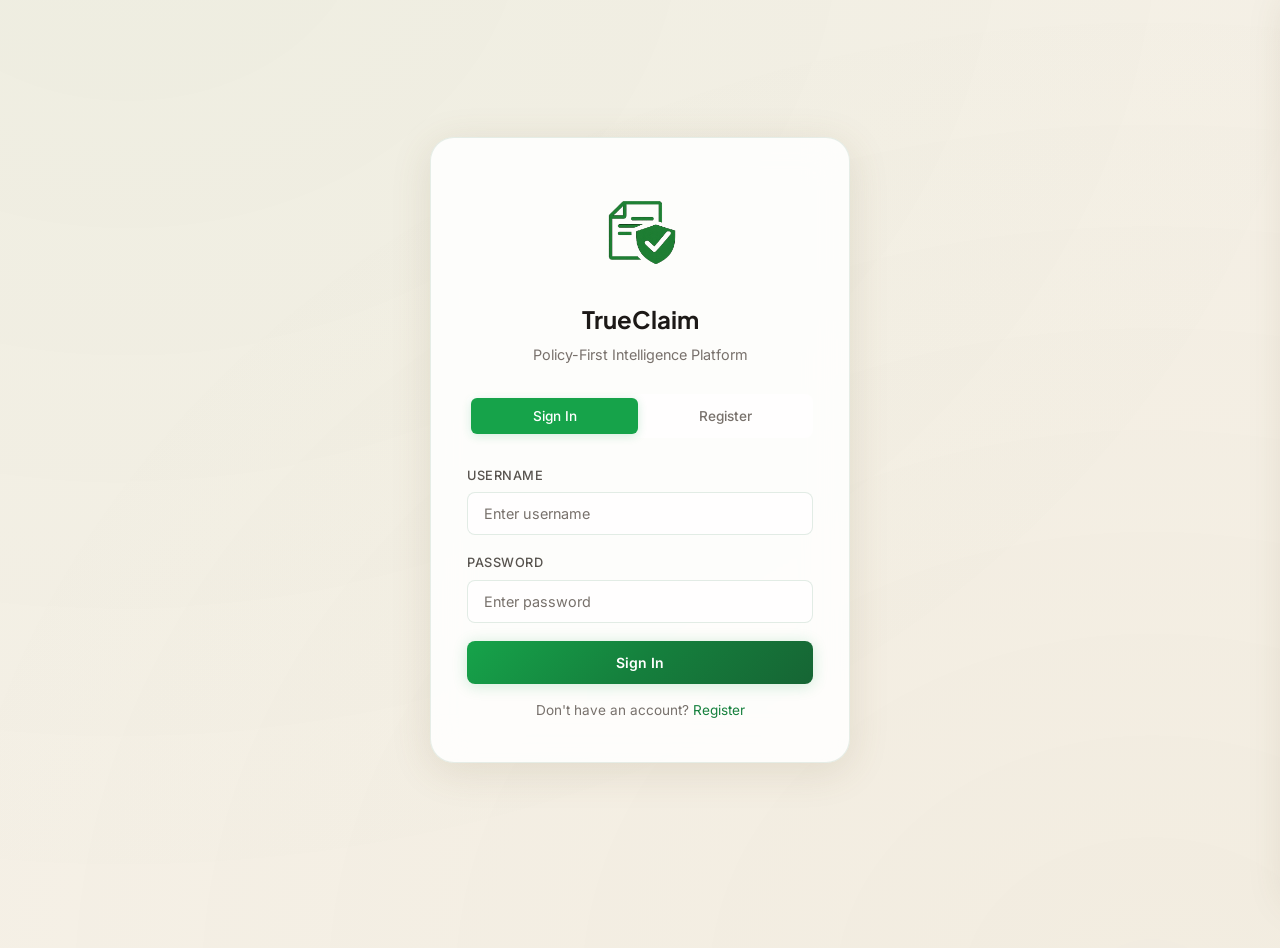
<file: frontend/index.html>
<!DOCTYPE html>
<html lang="en">

<head>
    <meta charset="UTF-8">
    <meta name="viewport" content="width=device-width, initial-scale=1.0">
    <meta name="description"
        content="Policy-First Expense Auditor — AI-powered expense claim management with automated policy compliance checking.">
    <title>TrueClaim — Policy-First Intelligence</title>
    <link rel="stylesheet" href="style.css">
    <link rel="icon" href="logo/TrueClaim_logo_1.png">
</head>

<body>

    <!-- ══════════════ HEADER ══════════════ -->
    <header class="app-header" id="appHeader" style="display:none;">
        <div class="logo" onclick="navigate(currentUser?.role === 'company' ? 'dashboard' : 'employee')">
            <img src="logo/TrueClaim_logo_1.png" alt="Logo" style="height: 75px;">
            <span>TrueClaim</span>
        </div>

        <nav>
            <ul class="nav-links" id="navLinks"></ul>
        </nav>

        <div class="header-actions">
            <div class="user-badge" id="userBadge">
                <div class="avatar" id="userAvatar"></div>
                <span id="userName"></span>
                <span class="role-tag" id="userRole"></span>
            </div>
            <button class="notif-bell" id="notifBell" onclick="toggleNotifPanel()">
                <svg width="20" height="20" viewBox="0 0 24 24" fill="none" stroke="currentColor" stroke-width="2"
                    stroke-linecap="round" stroke-linejoin="round">
                    <path d="M18 8A6 6 0 0 0 6 8c0 7-3 9-3 9h18s-3-2-3-9"></path>
                    <path d="M13.73 21a2 2 0 0 1-3.46 0"></path>
                </svg>
                <span class="notif-badge" id="notifBadge"></span>
            </button>
            <button class="btn-logout" onclick="logout()">Logout</button>
        </div>
    </header>

    <!-- ══════════════ MAIN CONTENT ══════════════ -->
    <main class="main-content" id="mainContent"></main>

    <!-- ══════════════ NOTIFICATION PANEL ══════════════ -->
    <div class="notif-overlay" id="notifOverlay" onclick="toggleNotifPanel()"></div>
    <aside class="notif-panel" id="notifPanel">
        <div class="notif-panel-header">
            <h3>Notifications</h3>
            <div style="display:flex; gap:8px; align-items:center;">
                <button class="link-text" onclick="markAllRead()">Mark all read</button>
                <button class="notif-panel-close" onclick="toggleNotifPanel()">✕</button>
            </div>
        </div>
        <div class="notif-list" id="notifList"></div>
    </aside>

    <!-- ══════════════ TOAST CONTAINER ══════════════ -->
    <div class="toast-container" id="toastContainer"></div>

    <script src="script.js"></script>
</body>

</html>
</file>
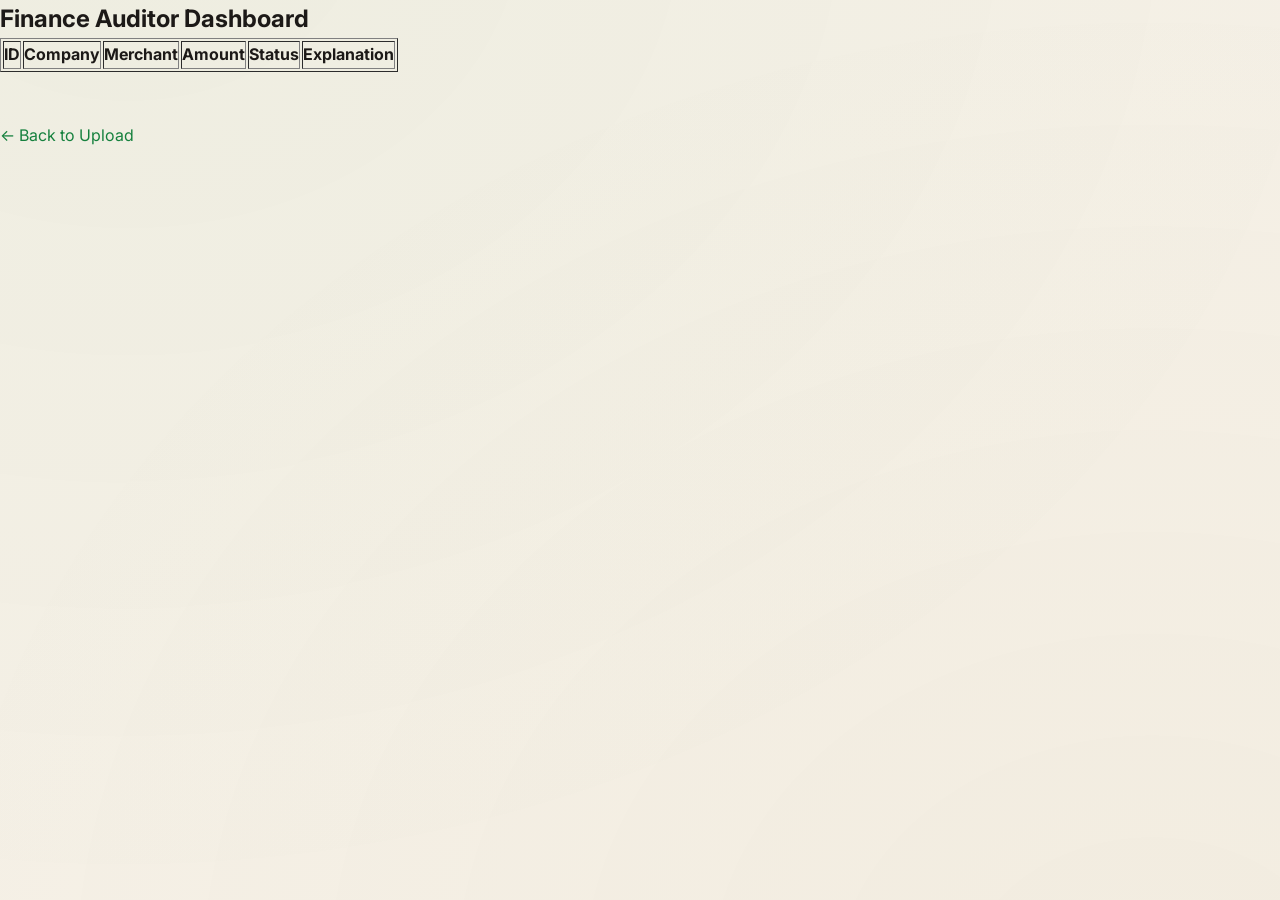
<file: frontend/dashboard.html>
<!DOCTYPE html>
<html>
<head>
    <title>Finance Dashboard</title>
    <link rel="stylesheet" href="style.css">
</head>
<body>

<h2>Finance Auditor Dashboard</h2>

<table border="1" id="claimsTable">
    <thead>
        <tr>
            <th>ID</th>
            <th>Company</th>
            <th>Merchant</th>
            <th>Amount</th>
            <th>Status</th>
            <th>Explanation</th>
        </tr>
    </thead>
    <tbody></tbody>
</table>

<script>
async function loadClaims() {
    const res = await fetch("http://127.0.0.1:8000/claims");
    const data = await res.json();

    const table = document.querySelector("#claimsTable tbody");
    table.innerHTML = "";

    data.forEach(claim => {
        const row = document.createElement("tr");

        let color = "black";
        if (claim[7] === "Approved") color = "green";
        if (claim[7] === "Rejected") color = "red";
        if (claim[7] === "Flagged") color = "orange";

        row.innerHTML = `
            <td>${claim[0]}</td>
            <td>${claim[1]}</td>
            <td>${claim[2]}</td>
            <td>₹${claim[4]}</td>
            <td style="color:${color}; font-weight:bold;">${claim[7]}</td>
            <td>${claim[8]}</td>
        `;

        table.appendChild(row);
    });
}

loadClaims();
</script>

<br><br>
<a href="index.html">← Back to Upload</a>

</body>
</html>
</file>
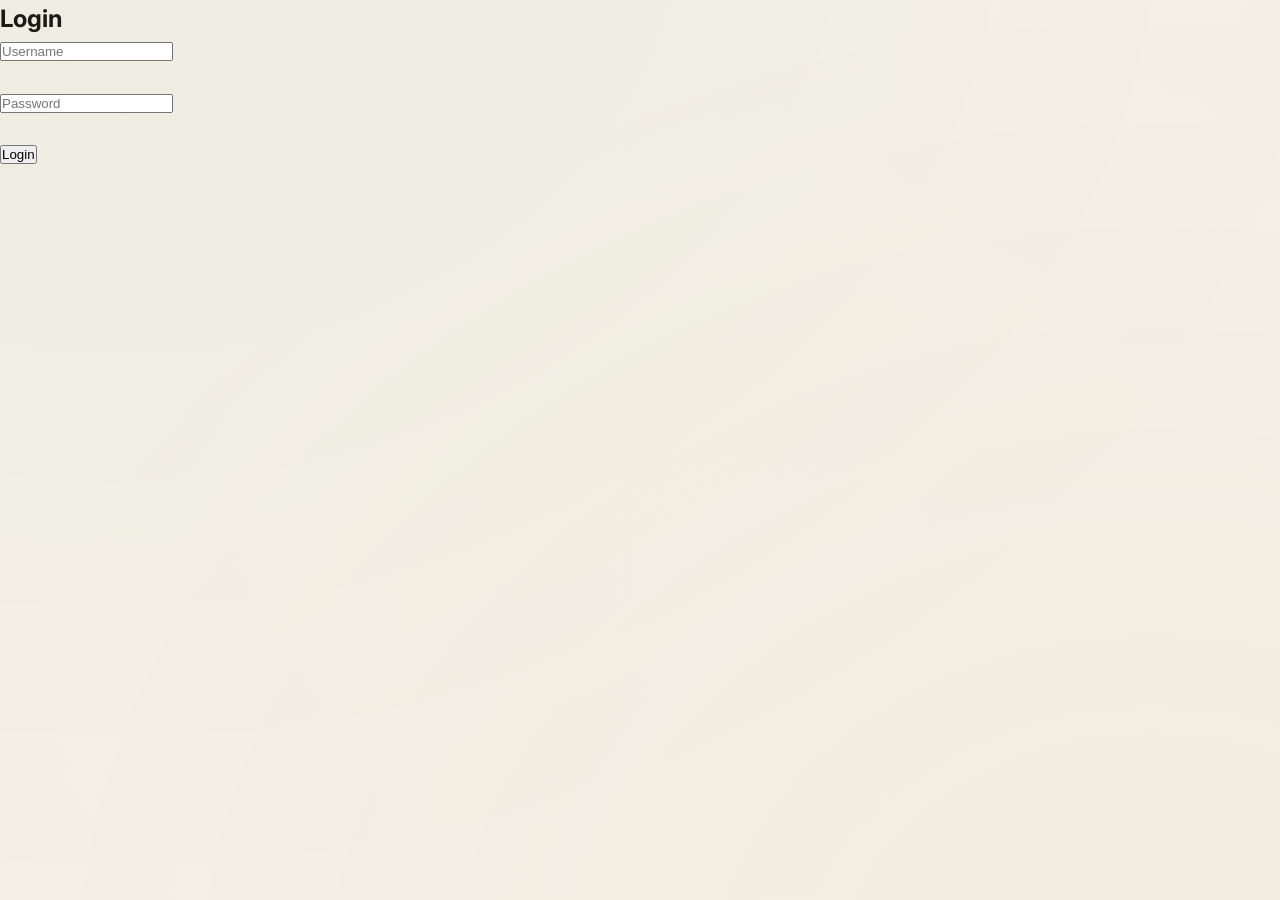
<file: frontend/login.html>
<!DOCTYPE html>
<html>
<head>
    <title>Login</title>
    <link rel="stylesheet" href="style.css">
</head>
<body>

<h2>Login</h2>

<form id="loginForm">
    <input type="text" name="username" placeholder="Username"><br><br>
    <input type="password" name="password" placeholder="Password"><br><br>
    <button type="submit">Login</button>
</form>

<script>
document.getElementById("loginForm").onsubmit = async (e) => {
    e.preventDefault();

    const formData = new FormData(e.target);

    const res = await fetch("http://127.0.0.1:8000/login", {
        method: "POST",
        body: formData
    });

    const data = await res.json();

    if (data.error) {
        alert(data.error);
        return;
    }

    localStorage.setItem("user", JSON.stringify(data));

    if (data.role === "company")
        window.location.href = "dashboard.html";
    else
        window.location.href = "index.html";
};
</script>

</body>
</html>
</file>
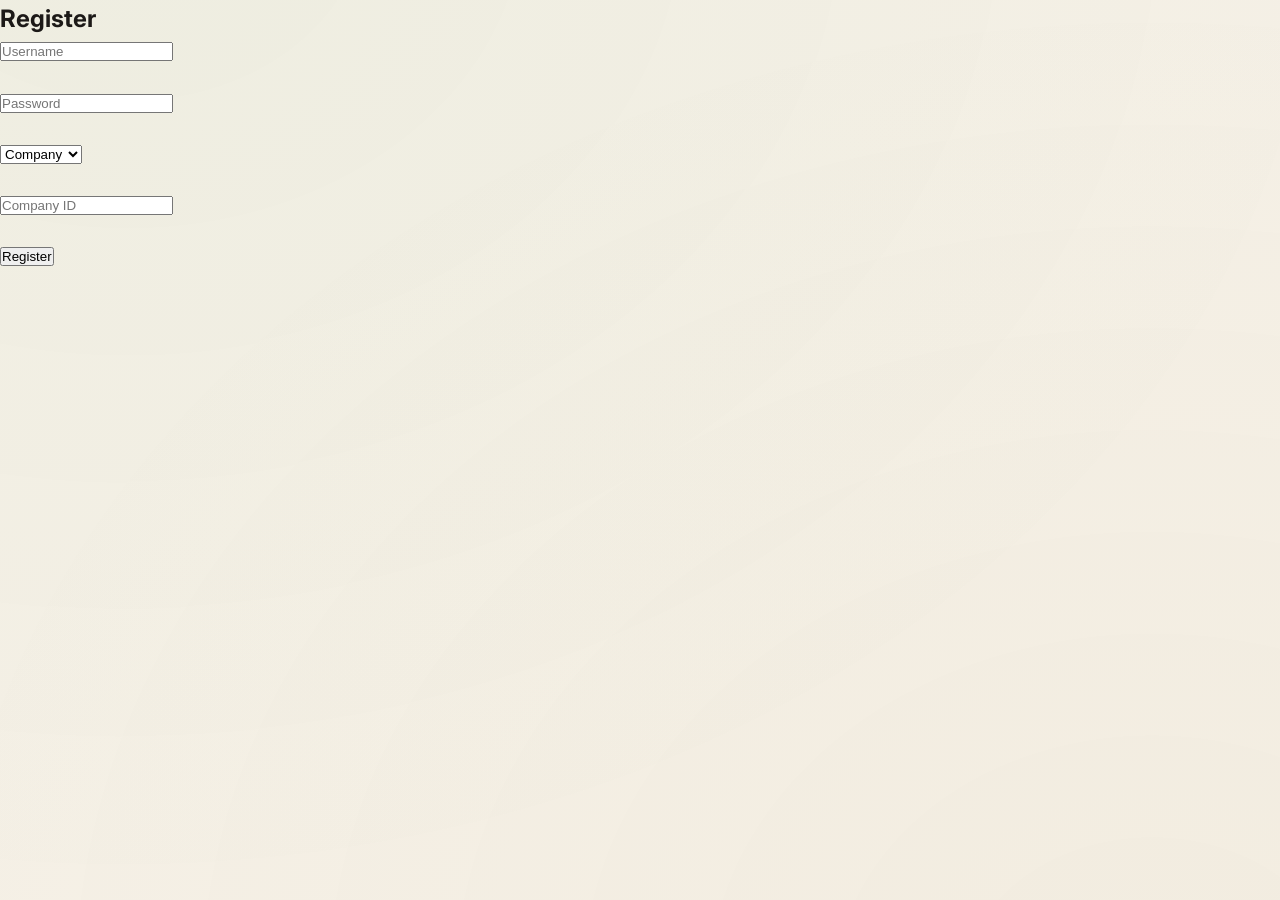
<file: frontend/register.html>
<!DOCTYPE html>
<html>
<head>
    <title>Register</title>
    <link rel="stylesheet" href="style.css">
</head>
<body>

<h2>Register</h2>

<form id="registerForm">
    <input type="text" name="username" placeholder="Username"><br><br>
    <input type="password" name="password" placeholder="Password"><br><br>
    <select name="role">
        <option value="company">Company</option>
        <option value="employee">Employee</option>
    </select><br><br>
    <input type="text" name="company_id" placeholder="Company ID"><br><br>
    <button type="submit">Register</button>
</form>

<script>
document.getElementById("registerForm").onsubmit = async (e) => {
    e.preventDefault();

    const formData = new FormData(e.target);

    await fetch("http://127.0.0.1:8000/register", {
        method: "POST",
        body: formData
    });

    alert("Registered!");
    window.location.href = "login.html";
};
</script>

</body>
</html>
</file>
<file: frontend/style.css>
/* EXPENSE AUDITOR — Parchment & Green Money Design System */

@import url('https://fonts.googleapis.com/css2?family=Inter:wght@300;400;500;600;700&family=Plus+Jakarta+Sans:wght@500;600;700;800&display=swap');

/* ── Design Tokens ── */
:root {
  --bg-primary: #f5f0e6;
  --bg-secondary: #efe9db;
  --bg-card: rgba(255, 255, 255, 0.75);
  --bg-card-hover: rgba(255, 255, 255, 0.9);
  --bg-glass: rgba(255, 252, 245, 0.7);
  --bg-input: rgba(255, 255, 255, 0.6);
  --bg-overlay: rgba(60, 50, 30, 0.4);

  --border-subtle: rgba(22, 101, 52, 0.12);
  --border-medium: rgba(22, 101, 52, 0.25);
  --border-focus: rgba(22, 163, 74, 0.5);

  --text-primary: #1c1917;
  --text-secondary: #57534e;
  --text-muted: #78716c;
  --text-accent: #15803d;

  --accent-primary: #16a34a;
  --accent-hover: #15803d;
  --accent-glow: rgba(22, 163, 74, 0.2);
  --gradient-primary: linear-gradient(135deg, #16a34a, #15803d, #166534);
  --gradient-card: linear-gradient(135deg, rgba(22, 163, 74, 0.05), rgba(22, 101, 52, 0.02));
  --gradient-hero: linear-gradient(135deg, #16a34a 0%, #15803d 50%, #166534 100%);

  --success: #16a34a;
  --success-bg: rgba(22, 163, 74, 0.1);
  --success-border: rgba(22, 163, 74, 0.3);
  --warning: #d97706;
  --warning-bg: rgba(217, 119, 6, 0.1);
  --warning-border: rgba(217, 119, 6, 0.3);
  --danger: #dc2626;
  --danger-bg: rgba(220, 38, 38, 0.08);
  --danger-border: rgba(220, 38, 38, 0.25);
  --info: #2563eb;
  --info-bg: rgba(37, 99, 235, 0.08);

  --radius-sm: 8px;
  --radius-md: 12px;
  --radius-lg: 16px;
  --radius-xl: 24px;
  --radius-full: 9999px;

  --shadow-sm: 0 2px 8px rgba(120, 100, 60, 0.08);
  --shadow-md: 0 4px 20px rgba(120, 100, 60, 0.1);
  --shadow-lg: 0 8px 40px rgba(120, 100, 60, 0.14);
  --shadow-glow: 0 0 25px var(--accent-glow);

  --transition-fast: 150ms cubic-bezier(0.4, 0, 0.2, 1);
  --transition-base: 250ms cubic-bezier(0.4, 0, 0.2, 1);
  --transition-slow: 400ms cubic-bezier(0.4, 0, 0.2, 1);

  --font-body: 'Inter', -apple-system, BlinkMacSystemFont, 'Segoe UI', sans-serif;
  --font-heading: 'Plus Jakarta Sans', 'Inter', sans-serif;

  --header-height: 64px;
}

/* ── Reset & Base ── */
*, *::before, *::after {
  margin: 0;
  padding: 0;
  box-sizing: border-box;
}

html {
  font-size: 16px;
  scroll-behavior: smooth;
  -webkit-font-smoothing: antialiased;
  -moz-osx-font-smoothing: grayscale;
}

body {
  font-family: var(--font-body);
  background: var(--bg-primary);
  color: var(--text-primary);
  min-height: 100vh;
  line-height: 1.6;
  overflow-x: hidden;
}

/* Ambient background warmth */
body::before {
  content: '';
  position: fixed;
  top: -50%;
  left: -50%;
  width: 200%;
  height: 200%;
  background: radial-gradient(ellipse at 30% 20%, rgba(22, 163, 74, 0.03) 0%, transparent 50%),
              radial-gradient(ellipse at 70% 80%, rgba(180, 160, 100, 0.04) 0%, transparent 50%);
  pointer-events: none;
  z-index: -1;
}

a { color: var(--text-accent); text-decoration: none; }
a:hover { color: var(--accent-hover); }

/* ── Scrollbar ── */
::-webkit-scrollbar { width: 6px; }
::-webkit-scrollbar-track { background: transparent; }
::-webkit-scrollbar-thumb {
  background: rgba(22, 163, 74, 0.25);
  border-radius: var(--radius-full);
}
::-webkit-scrollbar-thumb:hover { background: rgba(22, 163, 74, 0.45); }


/* HEADER / NAVIGATION */

.app-header {
  position: sticky;
  top: 0;
  z-index: 100;
  height: var(--header-height);
  padding: 0 24px;
  display: flex;
  align-items: center;
  justify-content: space-between;
  background: rgba(239, 233, 219, 0.9);
  backdrop-filter: blur(20px) saturate(1.4);
  -webkit-backdrop-filter: blur(20px) saturate(1.4);
  border-bottom: 1px solid rgba(22, 101, 52, 0.1);
}

.logo {
  display: flex;
  align-items: center;
  gap: 10px;
  font-family: var(--font-heading);
  font-weight: 700;
  font-size: 1.15rem;
  color: var(--text-primary);
  cursor: pointer;
}

.logo-icon {
  width: 34px;
  height: 34px;
  border-radius: var(--radius-sm);
  background: var(--gradient-primary);
  display: flex;
  align-items: center;
  justify-content: center;
  font-size: 1rem;
  box-shadow: var(--shadow-glow);
}

.nav-links {
  display: flex;
  align-items: center;
  gap: 4px;
  list-style: none;
}

.nav-links a {
  padding: 8px 16px;
  border-radius: var(--radius-sm);
  font-size: 0.875rem;
  font-weight: 500;
  color: var(--text-secondary);
  transition: all var(--transition-fast);
  position: relative;
}

.nav-links a:hover,
.nav-links a.active {
  color: var(--text-primary);
  background: rgba(22, 163, 74, 0.08);
}

.nav-links a.active::after {
  content: '';
  position: absolute;
  bottom: -1px;
  left: 50%;
  transform: translateX(-50%);
  width: 20px;
  height: 2px;
  background: var(--accent-primary);
  border-radius: var(--radius-full);
}

.header-actions {
  display: flex;
  align-items: center;
  gap: 12px;
}

.user-badge {
  display: flex;
  align-items: center;
  gap: 8px;
  padding: 6px 14px;
  background: var(--bg-card);
  border: 1px solid var(--border-subtle);
  border-radius: var(--radius-full);
  font-size: 0.8rem;
  color: var(--text-secondary);
}

.user-badge .avatar {
  width: 24px;
  height: 24px;
  border-radius: 50%;
  background: var(--gradient-primary);
  display: flex;
  align-items: center;
  justify-content: center;
  font-size: 0.7rem;
  font-weight: 600;
  color: white;
}

.user-badge .role-tag {
  font-size: 0.65rem;
  text-transform: uppercase;
  letter-spacing: 0.5px;
  padding: 2px 6px;
  border-radius: var(--radius-full);
  background: rgba(22, 163, 74, 0.12);
  color: var(--text-accent);
}

/* ── Notification Bell ── */
.notif-bell {
  position: relative;
  background: none;
  border: 1px solid var(--border-subtle);
  border-radius: var(--radius-sm);
  width: 38px;
  height: 38px;
  display: flex;
  align-items: center;
  justify-content: center;
  cursor: pointer;
  color: var(--text-secondary);
  font-size: 1.1rem;
  transition: all var(--transition-fast);
}

.notif-bell:hover {
  background: rgba(22, 163, 74, 0.08);
  color: var(--text-primary);
  border-color: var(--border-medium);
}

.notif-badge {
  position: absolute;
  top: -4px;
  right: -4px;
  min-width: 18px;
  height: 18px;
  padding: 0 5px;
  border-radius: var(--radius-full);
  background: var(--danger);
  color: white;
  font-size: 0.65rem;
  font-weight: 700;
  display: flex;
  align-items: center;
  justify-content: center;
  box-shadow: 0 0 0 2px var(--bg-primary);
}

.notif-badge:empty, .notif-badge[data-count="0"] {
  display: none;
}

.btn-logout {
  background: none;
  border: 1px solid var(--border-subtle);
  border-radius: var(--radius-sm);
  padding: 8px 14px;
  font-size: 0.8rem;
  font-weight: 500;
  color: var(--text-secondary);
  cursor: pointer;
  transition: all var(--transition-fast);
  font-family: var(--font-body);
}

.btn-logout:hover {
  border-color: var(--danger-border);
  color: var(--danger);
  background: var(--danger-bg);
}


/* MAIN CONTENT */

.main-content {
  max-width: 1280px;
  margin: 0 auto;
  padding: 32px 24px 80px;
  min-height: calc(100vh - var(--header-height));
}

.page-title {
  font-family: var(--font-heading);
  font-size: 1.75rem;
  font-weight: 700;
  margin-bottom: 8px;
  background: var(--gradient-hero);
  -webkit-background-clip: text;
  -webkit-text-fill-color: transparent;
  background-clip: text;
}

.page-subtitle {
  color: var(--text-muted);
  font-size: 0.95rem;
  margin-bottom: 32px;
}


/* AUTH PAGES (Login / Register) */

.auth-container {
  display: flex;
  align-items: center;
  justify-content: center;
  min-height: calc(100vh - var(--header-height));
  padding: 20px;
}

.auth-card {
  width: 100%;
  max-width: 420px;
  background: rgba(255, 255, 255, 0.85);
  backdrop-filter: blur(20px);
  -webkit-backdrop-filter: blur(20px);
  border: 1px solid rgba(22, 101, 52, 0.1);
  border-radius: var(--radius-xl);
  padding: 40px 36px;
  box-shadow: var(--shadow-lg);
  animation: fadeSlideUp 0.5s ease;
}

.auth-card .logo-icon {
  width: 48px;
  height: 48px;
  font-size: 1.4rem;
  margin: 0 auto 20px;
}

.auth-card h2 {
  font-family: var(--font-heading);
  font-size: 1.5rem;
  text-align: center;
  margin-bottom: 4px;
}

.auth-card .subtitle {
  text-align: center;
  color: var(--text-muted);
  font-size: 0.9rem;
  margin-bottom: 28px;
}

.auth-tabs {
  display: flex;
  gap: 4px;
  margin-bottom: 28px;
  background: var(--bg-input);
  border-radius: var(--radius-sm);
  padding: 4px;
}

.auth-tabs button {
  flex: 1;
  padding: 10px;
  border: none;
  border-radius: 6px;
  background: transparent;
  color: var(--text-muted);
  font-family: var(--font-body);
  font-size: 0.85rem;
  font-weight: 500;
  cursor: pointer;
  transition: all var(--transition-fast);
}

.auth-tabs button.active {
  background: var(--accent-primary);
  color: white;
  box-shadow: 0 2px 10px var(--accent-glow);
}


/* FORM ELEMENTS */

.form-group {
  margin-bottom: 18px;
}

.form-group label {
  display: block;
  font-size: 0.8rem;
  font-weight: 500;
  color: var(--text-secondary);
  margin-bottom: 6px;
  text-transform: uppercase;
  letter-spacing: 0.5px;
}

.form-input,
.form-select,
.form-textarea {
  width: 100%;
  padding: 12px 16px;
  background: var(--bg-input);
  border: 1px solid var(--border-subtle);
  border-radius: var(--radius-sm);
  color: var(--text-primary);
  font-family: var(--font-body);
  font-size: 0.9rem;
  transition: all var(--transition-fast);
  outline: none;
}

.form-input:focus,
.form-select:focus,
.form-textarea:focus {
  border-color: var(--border-focus);
  box-shadow: 0 0 0 3px rgba(22, 163, 74, 0.12);
}

.form-input::placeholder,
.form-textarea::placeholder {
  color: var(--text-muted);
}

.form-textarea {
  resize: vertical;
  min-height: 80px;
}

.form-select {
  cursor: pointer;
  appearance: none;
  background-image: url("data:image/svg+xml,%3Csvg xmlns='http://www.w3.org/2000/svg' width='12' height='12' viewBox='0 0 12 12'%3E%3Cpath fill='%2378716c' d='M6 8.825L.35 3.175l.7-.7L6 7.425l4.95-4.95.7.7z'/%3E%3C/svg%3E");
  background-repeat: no-repeat;
  background-position: right 14px center;
  padding-right: 36px;
}

.form-select option {
  background: #faf6ee;
  color: var(--text-primary);
}


/* ── Buttons ── */
.btn {
  display: inline-flex;
  align-items: center;
  justify-content: center;
  gap: 8px;
  padding: 12px 24px;
  border: none;
  border-radius: var(--radius-sm);
  font-family: var(--font-body);
  font-size: 0.875rem;
  font-weight: 600;
  cursor: pointer;
  transition: all var(--transition-fast);
  text-decoration: none;
  line-height: 1.4;
}

.btn-primary {
  background: var(--gradient-primary);
  color: white;
  box-shadow: 0 2px 15px var(--accent-glow);
}

.btn-primary:hover {
  transform: translateY(-1px);
  box-shadow: 0 4px 25px var(--accent-glow);
}

.btn-primary:active {
  transform: translateY(0);
}

.btn-secondary {
  background: var(--bg-card);
  color: var(--text-primary);
  border: 1px solid var(--border-subtle);
}

.btn-secondary:hover {
  border-color: var(--border-medium);
  background: var(--bg-card-hover);
}

.btn-success {
  background: var(--success);
  color: white;
}

.btn-danger {
  background: var(--danger);
  color: white;
}

.btn-warning {
  background: var(--warning);
  color: #1a1a1a;
}

.btn-sm {
  padding: 8px 14px;
  font-size: 0.8rem;
}

.btn-full {
  width: 100%;
}

.btn:disabled {
  opacity: 0.5;
  cursor: not-allowed;
  transform: none !important;
}


/* UPLOAD AREA */

.upload-dropzone {
  border: 2px dashed var(--border-medium);
  border-radius: var(--radius-lg);
  padding: 40px 20px;
  text-align: center;
  cursor: pointer;
  transition: all var(--transition-base);
  background: var(--bg-input);
  position: relative;
}

.upload-dropzone:hover,
.upload-dropzone.dragover {
  border-color: var(--accent-primary);
  background: rgba(22, 163, 74, 0.04);
  box-shadow: 0 0 25px rgba(22, 163, 74, 0.1);
}

.upload-dropzone .icon {
  font-size: 2.5rem;
  margin-bottom: 12px;
  opacity: 0.6;
}

.upload-dropzone .text-main {
  font-size: 0.95rem;
  color: var(--text-secondary);
  margin-bottom: 4px;
}

.upload-dropzone .text-sub {
  font-size: 0.8rem;
  color: var(--text-muted);
}

.upload-dropzone input[type="file"] {
  position: absolute;
  inset: 0;
  opacity: 0;
  cursor: pointer;
}

.file-preview {
  display: flex;
  align-items: center;
  gap: 12px;
  padding: 12px 16px;
  background: var(--bg-card);
  border: 1px solid var(--border-subtle);
  border-radius: var(--radius-sm);
  margin-top: 12px;
}

.file-preview img {
  width: 48px;
  height: 48px;
  object-fit: cover;
  border-radius: 6px;
  border: 1px solid var(--border-subtle);
}

.file-preview .file-info {
  flex: 1;
}

.file-preview .file-name {
  font-size: 0.85rem;
  font-weight: 500;
  color: var(--text-primary);
}

.file-preview .file-size {
  font-size: 0.75rem;
  color: var(--text-muted);
}

.file-preview .remove-file {
  background: none;
  border: none;
  color: var(--text-muted);
  cursor: pointer;
  font-size: 1.1rem;
  padding: 4px;
  transition: color var(--transition-fast);
}

.file-preview .remove-file:hover {
  color: var(--danger);
}


/* CARDS */

.card {
  background: var(--bg-card);
  backdrop-filter: blur(12px);
  -webkit-backdrop-filter: blur(12px);
  border: 1px solid var(--border-subtle);
  border-radius: var(--radius-lg);
  padding: 24px;
  transition: all var(--transition-base);
}

.card:hover {
  border-color: var(--border-medium);
  box-shadow: var(--shadow-md);
}

.card-header {
  display: flex;
  align-items: center;
  justify-content: space-between;
  margin-bottom: 20px;
}

.card-title {
  font-family: var(--font-heading);
  font-size: 1.1rem;
  font-weight: 600;
}


/* STATUS PILLS */

.status-pill {
  display: inline-flex;
  align-items: center;
  gap: 6px;
  padding: 4px 12px;
  border-radius: var(--radius-full);
  font-size: 0.75rem;
  font-weight: 600;
  text-transform: uppercase;
  letter-spacing: 0.5px;
}

.status-pill::before {
  content: '';
  width: 6px;
  height: 6px;
  border-radius: 50%;
}

.status-approved {
  background: var(--success-bg);
  color: var(--success);
  border: 1px solid var(--success-border);
}
.status-approved::before { background: var(--success); box-shadow: 0 0 6px rgba(22, 163, 74, 0.5); }

.status-flagged {
  background: var(--warning-bg);
  color: var(--warning);
  border: 1px solid var(--warning-border);
}
.status-flagged::before { background: var(--warning); box-shadow: 0 0 6px rgba(217, 119, 6, 0.5); }

.status-rejected {
  background: var(--danger-bg);
  color: var(--danger);
  border: 1px solid var(--danger-border);
}
.status-rejected::before { background: var(--danger); box-shadow: 0 0 6px rgba(220, 38, 38, 0.5); }

/* Risk level pills */
.risk-high { color: var(--danger); }
.risk-medium { color: var(--warning); }
.risk-low { color: var(--success); }


/* STATS ROW */

.stats-row {
  display: grid;
  grid-template-columns: repeat(auto-fit, minmax(200px, 1fr));
  gap: 16px;
  margin-bottom: 28px;
}

.stat-card {
  background: var(--gradient-card);
  border: 1px solid var(--border-subtle);
  border-radius: var(--radius-md);
  padding: 20px;
  transition: all var(--transition-base);
}

.stat-card:hover {
  border-color: var(--border-medium);
  transform: translateY(-2px);
  box-shadow: var(--shadow-md);
}

.stat-card .stat-label {
  font-size: 0.75rem;
  font-weight: 500;
  color: var(--text-muted);
  text-transform: uppercase;
  letter-spacing: 0.5px;
  margin-bottom: 8px;
}

.stat-card .stat-value {
  font-family: var(--font-heading);
  font-size: 1.75rem;
  font-weight: 700;
}

.stat-card .stat-icon {
  font-size: 1.3rem;
  margin-bottom: 8px;
}


/* CLAIMS TABLE */

.table-wrapper {
  overflow-x: auto;
  border: 1px solid var(--border-subtle);
  border-radius: var(--radius-lg);
  background: var(--bg-card);
}

.claims-table {
  width: 100%;
  border-collapse: collapse;
  font-size: 0.875rem;
}

.claims-table thead {
  background: rgba(22, 163, 74, 0.04);
}

.claims-table th {
  padding: 14px 16px;
  text-align: left;
  font-size: 0.75rem;
  font-weight: 600;
  text-transform: uppercase;
  letter-spacing: 0.5px;
  color: var(--text-muted);
  border-bottom: 1px solid var(--border-subtle);
  white-space: nowrap;
}

.claims-table td {
  padding: 14px 16px;
  border-bottom: 1px solid rgba(22, 101, 52, 0.06);
  color: var(--text-secondary);
  vertical-align: middle;
}

.claims-table tbody tr {
  transition: background var(--transition-fast);
  cursor: pointer;
}

.claims-table tbody tr:hover {
  background: rgba(22, 163, 74, 0.04);
}

.claims-table tbody tr:last-child td {
  border-bottom: none;
}

.claims-table .merchant-name {
  font-weight: 500;
  color: var(--text-primary);
}

.claims-table .amount {
  font-weight: 600;
  font-family: var(--font-heading);
  color: var(--text-primary);
}

.table-empty {
  text-align: center;
  padding: 60px 20px;
  color: var(--text-muted);
}

.table-empty .icon {
  font-size: 2.5rem;
  margin-bottom: 12px;
  opacity: 0.4;
}

.table-filters {
  display: flex;
  gap: 8px;
  margin-bottom: 16px;
  flex-wrap: wrap;
}

.filter-btn {
  padding: 6px 16px;
  border: 1px solid var(--border-subtle);
  border-radius: var(--radius-full);
  background: transparent;
  color: var(--text-secondary);
  font-family: var(--font-body);
  font-size: 0.8rem;
  font-weight: 500;
  cursor: pointer;
  transition: all var(--transition-fast);
}

.filter-btn:hover,
.filter-btn.active {
  border-color: var(--accent-primary);
  color: var(--text-accent);
  background: rgba(99, 102, 241, 0.1);
}


/* AUDIT DETAIL VIEW (Side-by-Side) */

.detail-grid {
  display: grid;
  grid-template-columns: 1fr 1fr;
  gap: 24px;
  margin-top: 20px;
}

.receipt-panel {
  background: var(--bg-card);
  border: 1px solid var(--border-subtle);
  border-radius: var(--radius-lg);
  padding: 20px;
  display: flex;
  flex-direction: column;
  align-items: center;
}

.receipt-panel img {
  max-width: 100%;
  max-height: 500px;
  object-fit: contain;
  border-radius: var(--radius-sm);
  border: 1px solid var(--border-subtle);
}

.receipt-panel .no-image {
  padding: 80px 20px;
  text-align: center;
  color: var(--text-muted);
  font-size: 0.9rem;
}

.detail-panel {
  display: flex;
  flex-direction: column;
  gap: 16px;
}

.detail-section {
  background: var(--bg-card);
  border: 1px solid var(--border-subtle);
  border-radius: var(--radius-md);
  padding: 20px;
}

.detail-section h3 {
  font-family: var(--font-heading);
  font-size: 0.9rem;
  font-weight: 600;
  color: var(--text-accent);
  margin-bottom: 14px;
  display: flex;
  align-items: center;
  gap: 8px;
}

.detail-row {
  display: flex;
  justify-content: space-between;
  padding: 8px 0;
  border-bottom: 1px solid rgba(22, 101, 52, 0.06);
}

.detail-row:last-child { border-bottom: none; }

.detail-row .label {
  color: var(--text-muted);
  font-size: 0.85rem;
}

.detail-row .value {
  font-weight: 500;
  font-size: 0.85rem;
}

.policy-snippet-box {
  background: rgba(22, 163, 74, 0.05);
  border: 1px solid rgba(22, 101, 52, 0.1);
  border-left: 3px solid var(--accent-primary);
  border-radius: 0 var(--radius-sm) var(--radius-sm) 0;
  padding: 14px 16px;
  font-size: 0.85rem;
  color: var(--text-secondary);
  line-height: 1.6;
  font-style: italic;
}

.confidence-bar {
  width: 100%;
  height: 6px;
  background: var(--bg-input);
  border-radius: var(--radius-full);
  overflow: hidden;
  margin-top: 6px;
}

.confidence-fill {
  height: 100%;
  border-radius: var(--radius-full);
  transition: width 1s ease;
}


/* OVERRIDE SECTION */

.override-box {
  background: var(--bg-card);
  border: 1px solid var(--border-medium);
  border-radius: var(--radius-md);
  padding: 20px;
}

.override-box h3 {
  font-family: var(--font-heading);
  font-size: 0.9rem;
  margin-bottom: 16px;
  color: var(--text-accent);
}

.override-actions {
  display: flex;
  gap: 8px;
  margin-bottom: 12px;
}

.override-actions .btn {
  flex: 1;
  padding: 10px;
  font-size: 0.8rem;
  border: 2px solid transparent;
  opacity: 0.6;
}

.override-actions .btn.selected {
  opacity: 1;
  transform: scale(1.02);
}

.override-actions .btn-success.selected {
  border-color: var(--success);
  box-shadow: 0 0 15px rgba(16, 185, 129, 0.2);
}

.override-actions .btn-warning.selected {
  border-color: var(--warning);
  box-shadow: 0 0 15px rgba(245, 158, 11, 0.2);
}

.override-actions .btn-danger.selected {
  border-color: var(--danger);
  box-shadow: 0 0 15px rgba(239, 68, 68, 0.2);
}

.override-info {
  margin-top: 12px;
  padding: 12px 16px;
  background: rgba(22, 163, 74, 0.05);
  border-radius: var(--radius-sm);
  font-size: 0.8rem;
  color: var(--text-secondary);
}


/* NOTIFICATIONS PANEL */

.notif-panel {
  position: fixed;
  top: 0;
  right: -400px;
  width: 380px;
  max-width: 90vw;
  height: 100vh;
  background: #f5f0e6;
  border-left: 1px solid var(--border-subtle);
  z-index: 200;
  transition: right var(--transition-slow);
  display: flex;
  flex-direction: column;
  box-shadow: -10px 0 40px rgba(100, 80, 40, 0.15);
}

.notif-panel.open {
  right: 0;
}

.notif-panel-header {
  display: flex;
  align-items: center;
  justify-content: space-between;
  padding: 20px 20px 16px;
  border-bottom: 1px solid var(--border-subtle);
}

.notif-panel-header h3 {
  font-family: var(--font-heading);
  font-size: 1.1rem;
}

.notif-panel-close {
  background: none;
  border: none;
  color: var(--text-muted);
  font-size: 1.3rem;
  cursor: pointer;
  padding: 4px;
}

.notif-panel-close:hover { color: var(--text-primary); }

.notif-list {
  flex: 1;
  overflow-y: auto;
  padding: 12px;
}

.notif-item {
  padding: 14px 16px;
  border-radius: var(--radius-sm);
  margin-bottom: 6px;
  transition: background var(--transition-fast);
  cursor: pointer;
  border-left: 3px solid transparent;
}

.notif-item:hover {
  background: rgba(22, 163, 74, 0.05);
}

.notif-item.unread {
  background: rgba(22, 163, 74, 0.04);
  border-left-color: var(--accent-primary);
}

.notif-item .notif-message {
  font-size: 0.85rem;
  color: var(--text-secondary);
  line-height: 1.5;
}

.notif-item .notif-time {
  font-size: 0.72rem;
  color: var(--text-muted);
  margin-top: 6px;
}

.notif-item.type-success { border-left-color: var(--success); }
.notif-item.type-warning { border-left-color: var(--warning); }
.notif-item.type-error { border-left-color: var(--danger); }

.notif-empty {
  text-align: center;
  padding: 60px 20px;
  color: var(--text-muted);
  font-size: 0.9rem;
}

.notif-overlay {
  position: fixed;
  inset: 0;
  background: rgba(0,0,0,0.4);
  z-index: 199;
  opacity: 0;
  pointer-events: none;
  transition: opacity var(--transition-slow);
}

.notif-overlay.open {
  opacity: 1;
  pointer-events: auto;
}


/* EMPLOYEE CLAIMS LIST */

.claim-cards {
  display: grid;
  gap: 12px;
}

.claim-card {
  display: flex;
  align-items: center;
  gap: 16px;
  padding: 16px 20px;
  background: var(--bg-card);
  border: 1px solid var(--border-subtle);
  border-radius: var(--radius-md);
  cursor: pointer;
  transition: all var(--transition-fast);
}

.claim-card:hover {
  border-color: var(--border-medium);
  background: var(--bg-card-hover);
  transform: translateX(4px);
}

.claim-card .claim-amount {
  font-family: var(--font-heading);
  font-size: 1.2rem;
  font-weight: 700;
  min-width: 100px;
}

.claim-card .claim-info {
  flex: 1;
}

.claim-card .claim-merchant {
  font-weight: 500;
  color: var(--text-primary);
  margin-bottom: 2px;
}

.claim-card .claim-meta {
  font-size: 0.8rem;
  color: var(--text-muted);
}


/* OCR RESULT CARD */

.ocr-result {
  background: var(--bg-card);
  border: 1px solid var(--border-subtle);
  border-radius: var(--radius-lg);
  padding: 24px;
  margin-top: 20px;
  animation: fadeSlideUp 0.4s ease;
}

.ocr-result h3 {
  font-family: var(--font-heading);
  font-size: 1rem;
  margin-bottom: 16px;
  display: flex;
  align-items: center;
  gap: 8px;
}

.ocr-result .result-grid {
  display: grid;
  grid-template-columns: repeat(auto-fit, minmax(150px, 1fr));
  gap: 12px;
  margin-bottom: 16px;
}

.ocr-result .result-item {
  padding: 12px;
  background: var(--bg-input);
  border-radius: var(--radius-sm);
}

.ocr-result .result-item .label {
  font-size: 0.7rem;
  text-transform: uppercase;
  letter-spacing: 0.5px;
  color: var(--text-muted);
  margin-bottom: 4px;
}

.ocr-result .result-item .value {
  font-size: 0.95rem;
  font-weight: 600;
}

.ocr-warning {
  display: flex;
  align-items: center;
  gap: 8px;
  padding: 10px 14px;
  background: var(--warning-bg);
  border: 1px solid var(--warning-border);
  border-radius: var(--radius-sm);
  font-size: 0.85rem;
  color: var(--warning);
  margin-bottom: 12px;
}


/* TWO-COLUMN FORM LAYOUT */

.form-grid {
  display: grid;
  grid-template-columns: 1fr 1fr;
  gap: 16px;
}

.form-grid .form-group.full-width {
  grid-column: 1 / -1;
}


/* BREADCRUMB / BACK NAV */

.back-nav {
  display: inline-flex;
  align-items: center;
  gap: 6px;
  color: var(--text-muted);
  font-size: 0.85rem;
  margin-bottom: 20px;
  cursor: pointer;
  transition: color var(--transition-fast);
}

.back-nav:hover {
  color: var(--text-accent);
}


/* ANIMATIONS */

@keyframes fadeSlideUp {
  from {
    opacity: 0;
    transform: translateY(16px);
  }
  to {
    opacity: 1;
    transform: translateY(0);
  }
}

@keyframes fadeIn {
  from { opacity: 0; }
  to { opacity: 1; }
}

@keyframes pulse {
  0%, 100% { opacity: 1; }
  50% { opacity: 0.5; }
}

@keyframes shimmer {
  0% { background-position: -200% 0; }
  100% { background-position: 200% 0; }
}

.animate-in {
  animation: fadeSlideUp 0.4s ease forwards;
}

.stagger-1 { animation-delay: 0.05s; }
.stagger-2 { animation-delay: 0.1s; }
.stagger-3 { animation-delay: 0.15s; }
.stagger-4 { animation-delay: 0.2s; }

.loading-skeleton {
  background: linear-gradient(90deg, var(--bg-card) 25%, var(--bg-card-hover) 50%, var(--bg-card) 75%);
  background-size: 200% 100%;
  animation: shimmer 1.5s infinite;
  border-radius: var(--radius-sm);
  height: 20px;
}


/* RESPONSIVE */

@media (max-width: 768px) {
  .app-header {
    padding: 0 16px;
  }

  .nav-links {
    display: none;
  }

  .main-content {
    padding: 20px 16px 60px;
  }

  .detail-grid {
    grid-template-columns: 1fr;
  }

  .form-grid {
    grid-template-columns: 1fr;
  }

  .stats-row {
    grid-template-columns: repeat(2, 1fr);
  }

  .page-title {
    font-size: 1.4rem;
  }

  .auth-card {
    padding: 28px 24px;
  }

  .override-actions {
    flex-direction: column;
  }

  /* Mobile nav toggle */
  .mobile-nav-toggle {
    display: flex;
  }

  .user-badge {
    display: none;
  }
}

@media (max-width: 480px) {
  .stats-row {
    grid-template-columns: 1fr;
  }

  .header-actions {
    gap: 8px;
  }
}

/* Mobile nav toggle button (hidden on desktop) */
.mobile-nav-toggle {
  display: none;
  background: none;
  border: 1px solid var(--border-subtle);
  border-radius: var(--radius-sm);
  width: 38px;
  height: 38px;
  align-items: center;
  justify-content: center;
  cursor: pointer;
  color: var(--text-secondary);
  font-size: 1.1rem;
}


/* TOAST NOTIFICATIONS */

.toast-container {
  position: fixed;
  top: 80px;
  right: 20px;
  z-index: 300;
  display: flex;
  flex-direction: column;
  gap: 8px;
}

.toast {
  padding: 14px 20px;
  border-radius: var(--radius-sm);
  font-size: 0.85rem;
  font-weight: 500;
  animation: fadeSlideUp 0.3s ease;
  max-width: 360px;
  box-shadow: var(--shadow-lg);
  display: flex;
  align-items: center;
  gap: 10px;
}

.toast-success {
  background: var(--success);
  color: white;
}

.toast-error {
  background: var(--danger);
  color: white;
}

.toast-warning {
  background: var(--warning);
  color: #1a1a1a;
}

.toast-info {
  background: var(--info);
  color: white;
}


/* MISC UTILITIES */

.text-center { text-align: center; }
.text-muted { color: var(--text-muted); }
.text-sm { font-size: 0.85rem; }
.text-xs { font-size: 0.75rem; }
.mt-4 { margin-top: 16px; }
.mt-6 { margin-top: 24px; }
.mb-4 { margin-bottom: 16px; }
.mb-6 { margin-bottom: 24px; }
.gap-3 { gap: 12px; }
.flex { display: flex; }
.items-center { align-items: center; }
.justify-between { justify-content: space-between; }
.hidden { display: none !important; }

.divider {
  border: none;
  border-top: 1px solid var(--border-subtle);
  margin: 20px 0;
}

.link-text {
  color: var(--text-accent);
  font-size: 0.85rem;
  cursor: pointer;
  transition: color var(--transition-fast);
}

.link-text:hover {
  color: var(--accent-hover);
}
</file>
